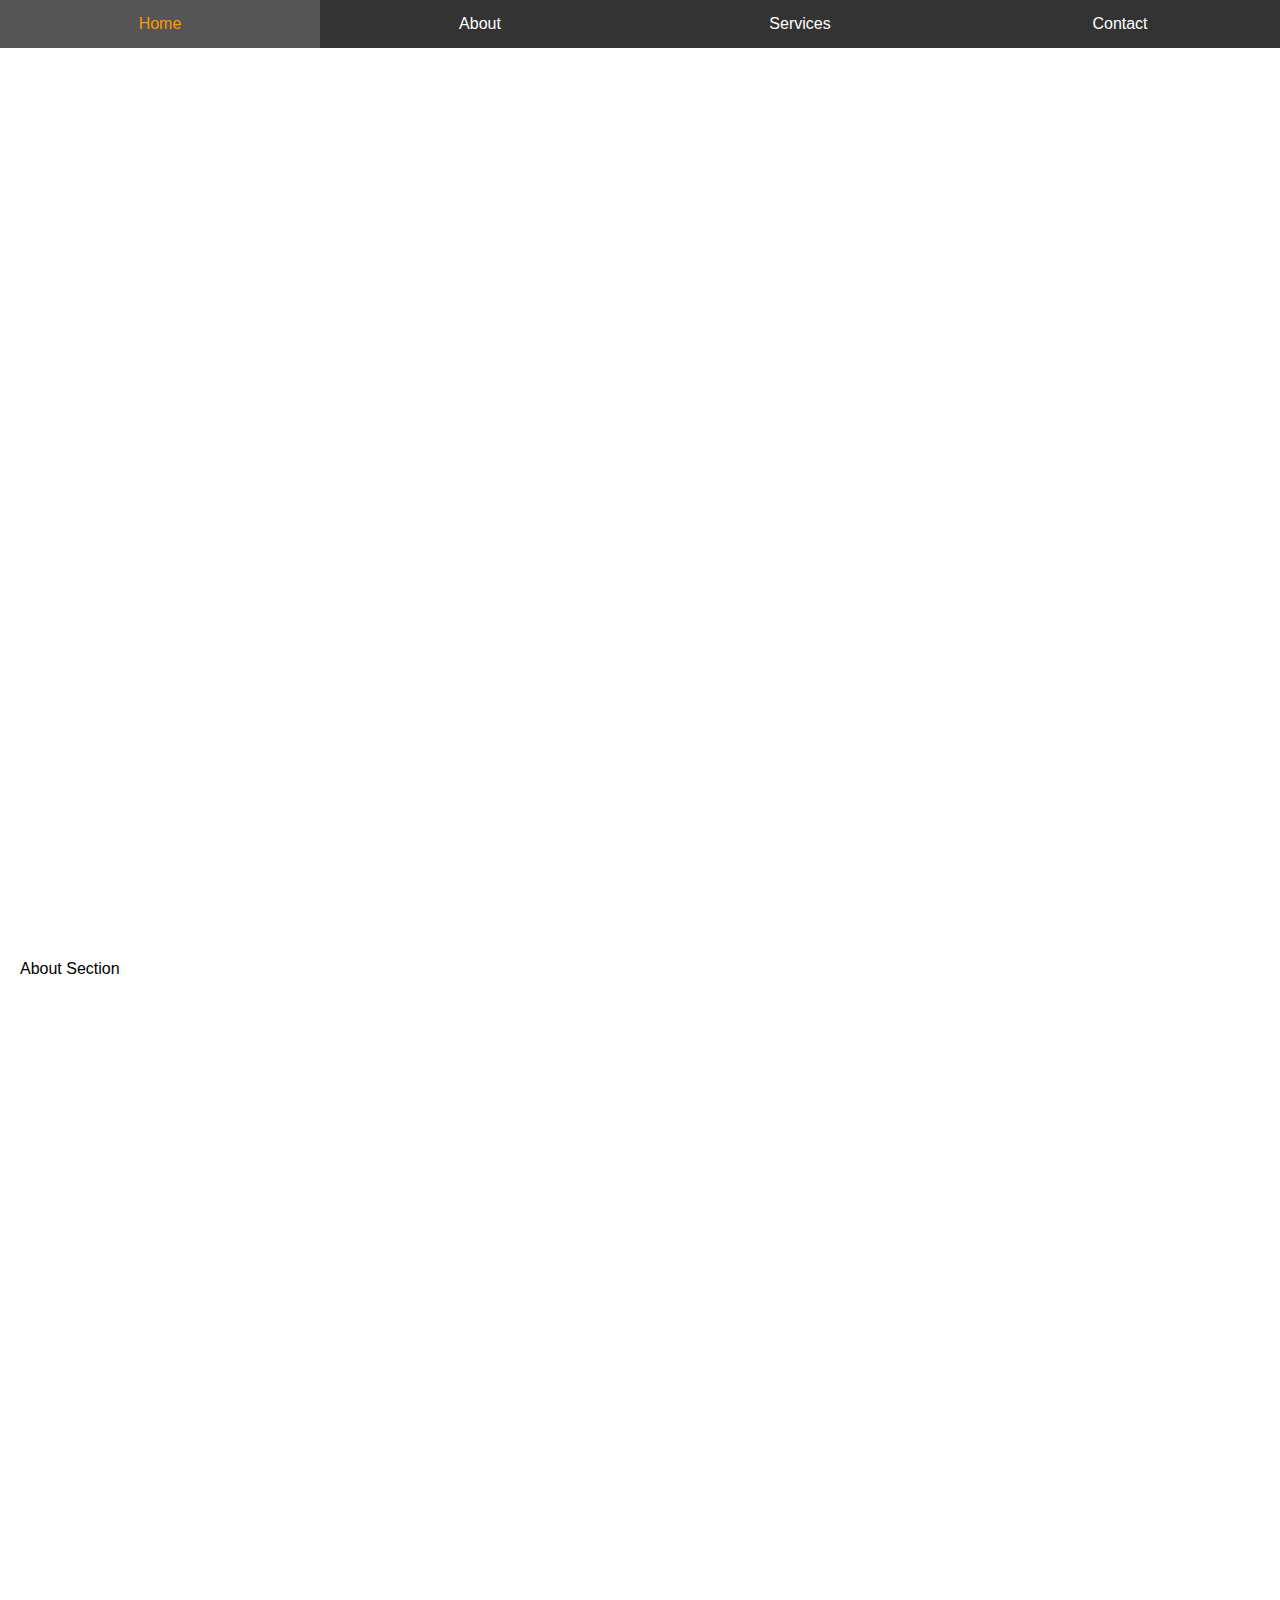
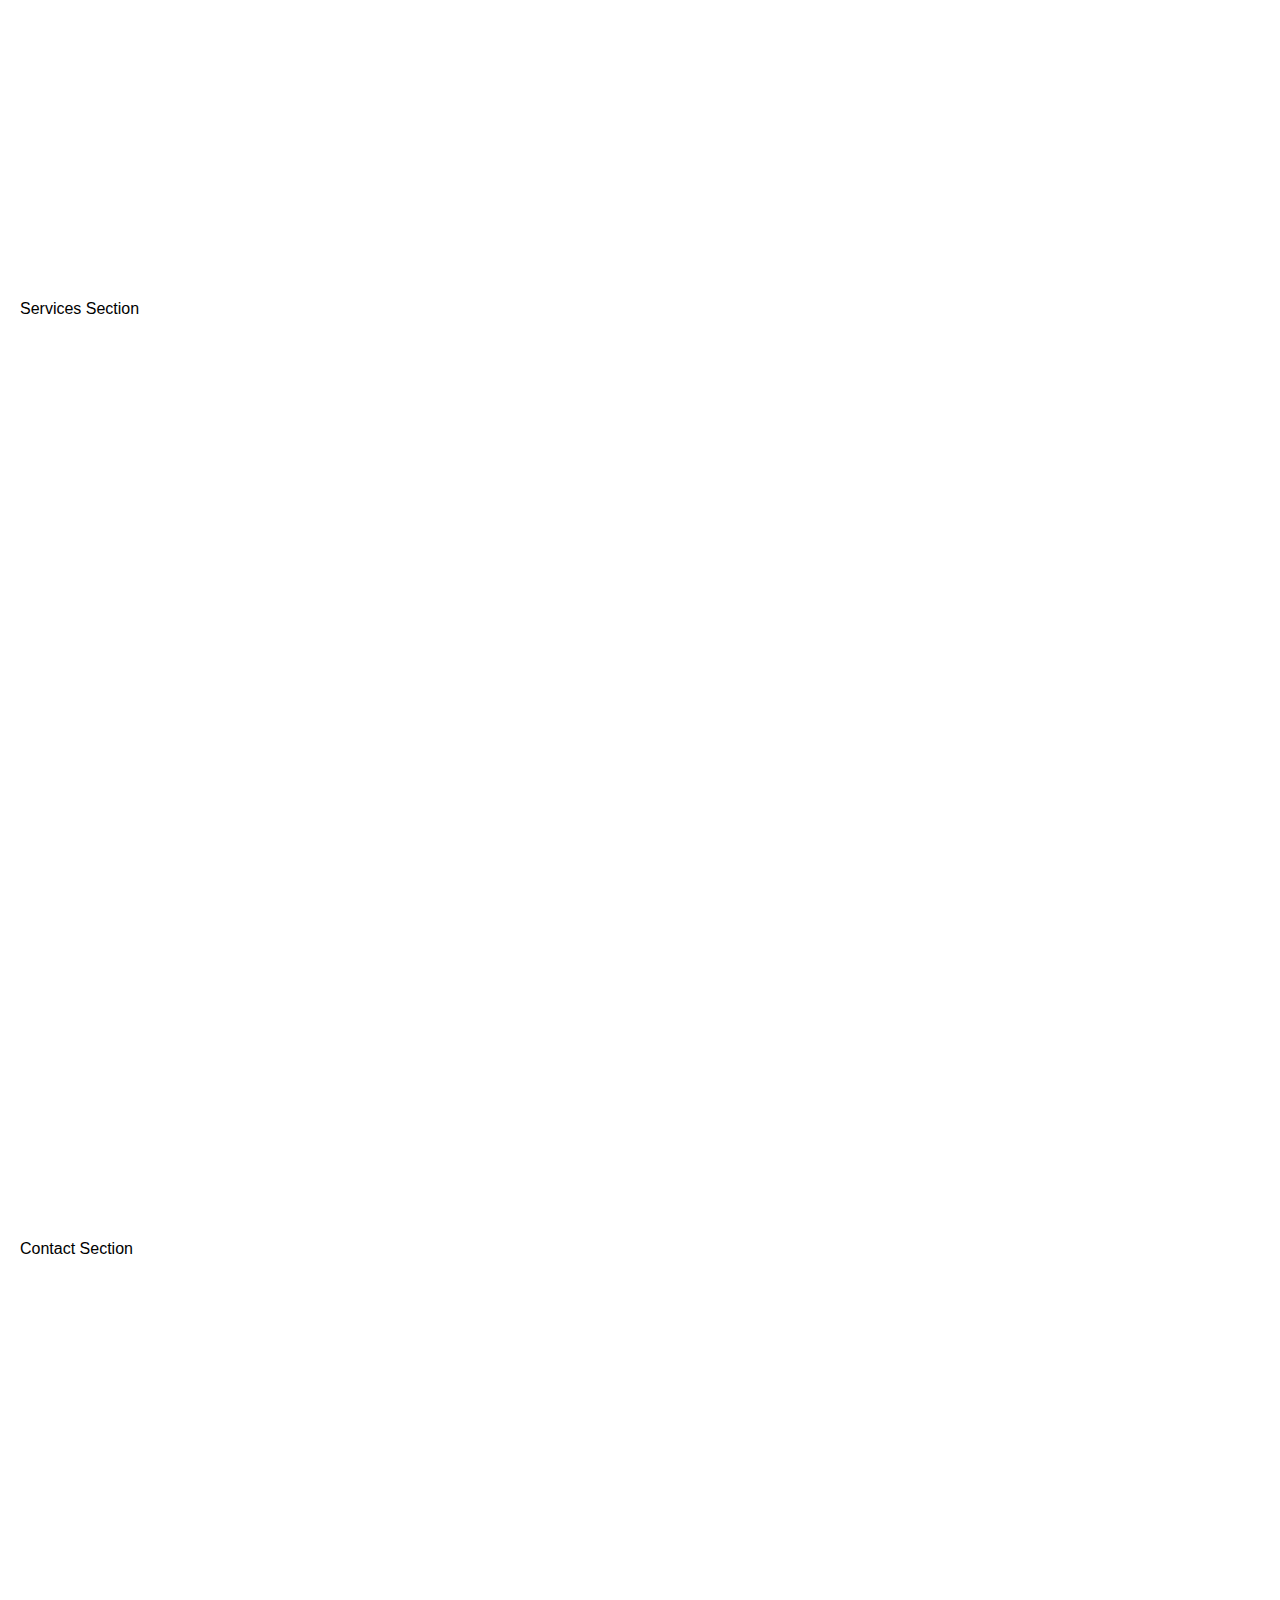
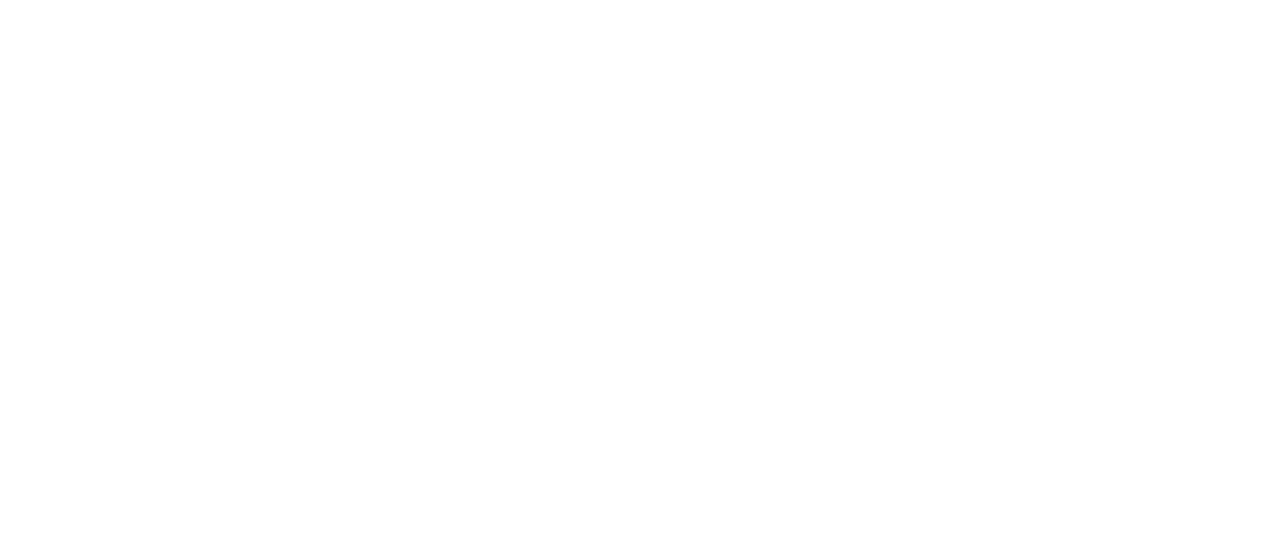
<file: index.html>
<!DOCTYPE html>
<html lang="en">
<head>
  <meta charset="UTF-8">
  <meta name="viewport" content="width=device-width, initial-scale=1.0">
  <title>Interactive Navigation Menu</title>
</head>
<style>
body {
  margin: 0;
  font-family: Arial, sans-serif;
}
#navbar {
  position: fixed;
  top: 0;
  left: 0;
  width: 100%;
  background-color: #333;
  color: #fff;
  z-index: 1000;
  transition: background-color 0.3s ease;
}

#navbar ul {
  display: flex;
  list-style-type: none;
  margin: 0;
  padding: 0;
}

#navbar li {
  flex: 1;
  text-align: center;
}

#navbar a {
  display: block;
  padding: 15px;
  text-decoration: none;
  color: white;
  transition: color 0.3s ease, background-color 0.3s ease;
}
#navbar a:hover {
  background-color: #555;
  color: #ff9900;
}
.section {
  height: 100vh;
  padding: 20px;
}
.nav-scrolled {
  background-color: #222;
  box-shadow: 0 4px 6px rgba(0, 0, 0, 0.1);
}

</style>
<body>
  <nav id="navbar">
    <ul>
      <li><a href="/home.html">Home</a></li>
      <li><a href="#about">About</a></li>
      <li><a href="#services">Services</a></li>
      <li><a href="#contact">Contact</a></li>
    </ul>
  </nav>

  <section id="home" class="section">Home Section</section>
  <section id="about" class="section">About Section</section>
  <section id="services" class="section">Services Section</section>
  <section id="contact" class="section">Contact Section</section>

  <script src="script.js"></script>
</body>
</html>
</file>
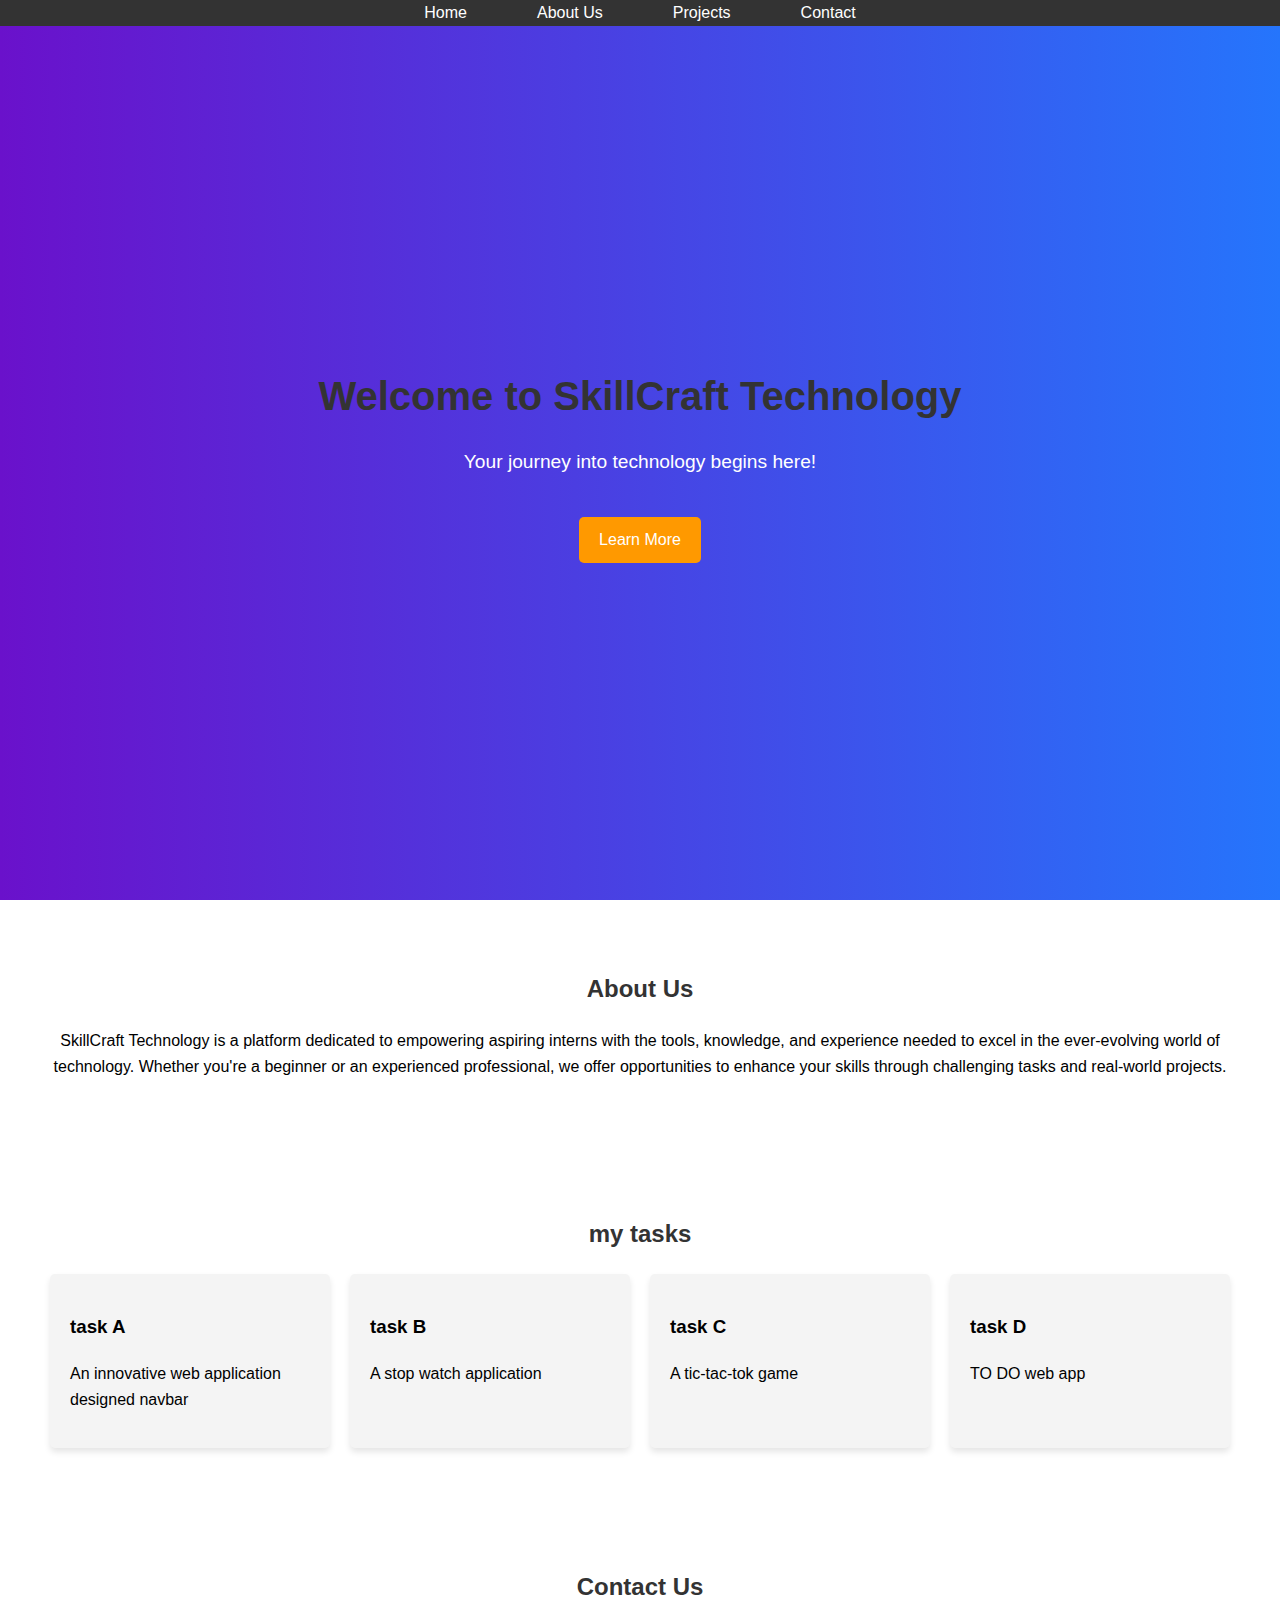
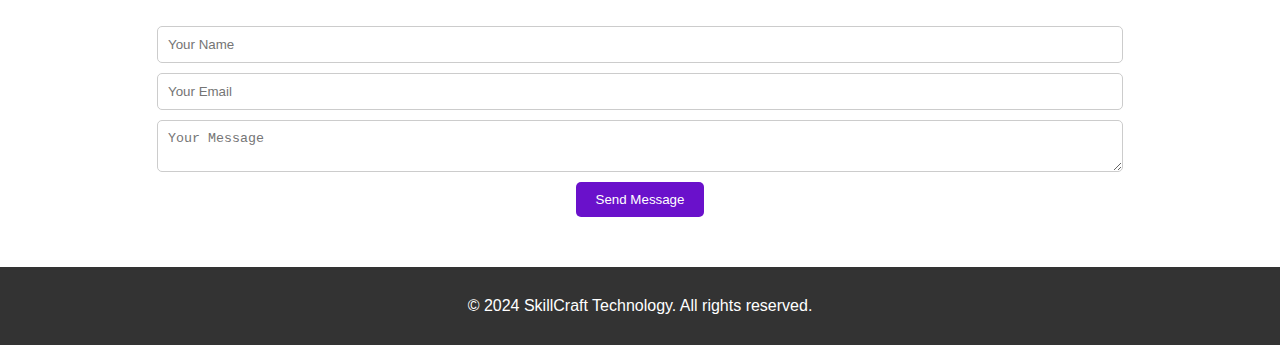
<file: home.html>
<!DOCTYPE html>
<html lang="en">
<head>
  <meta charset="UTF-8">
  <meta name="viewport" content="width=device-width, initial-scale=1.0">
  <title>Welcome to SkillCraft Technology</title>
</head>
<style>
body {
  margin: 0;
  font-family: Arial, sans-serif;
  line-height: 1.6;
}

h1, h2 {
  text-align: center;
  color: #333;
}

/* Navbar */
#navbar {
  position: fixed;
  top: 0;
  left: 0;
  width: 100%;
  background-color: #333;
  color: #fff;
  z-index: 1000;
  display: flex;
  justify-content: center;
}

#navbar ul {
  list-style: none;
  display: flex;
  margin: 0;
  padding: 0;
}

#navbar li {
  margin: 0 15px;
}

#navbar a {
  color: white;
  text-decoration: none;
  padding: 10px 20px;
  transition: background 0.3s, color 0.3s;
}

#navbar a:hover {
  background: #ff9900;
  color: #fff;
}

/* Hero Section */
.hero-section {
  background: linear-gradient(to right, #6a11cb, #2575fc);
  color: white;
  height: 100vh;
  display: flex;
  justify-content: center;
  align-items: center;
  text-align: center;
}

.hero-section h1 {
  font-size: 2.5em;
  margin-bottom: 10px;
}

.hero-section p {
  font-size: 1.2em;
}

.hero-btn {
  display: inline-block;
  margin-top: 20px;
  padding: 10px 20px;
  background-color: #ff9900;
  color: white;
  text-decoration: none;
  border-radius: 5px;
  transition: background 0.3s, transform 0.3s;
}

.hero-btn:hover {
  background: #fff;
  color: #ff9900;
  transform: scale(1.1);
}
.section {
  padding: 50px;
  text-align: center;
}
.cards {
  display: flex;
  justify-content: center;
  gap: 20px;
}

.card {
  background: #f4f4f4;
  border-radius: 5px;
  padding: 20px;
  box-shadow: 0 4px 6px rgba(0, 0, 0, 0.1);
  flex: 1;
  max-width: 300px;
  text-align: left;
  transition: transform 0.3s;
}

.card:hover {
  transform: scale(1.05);
}
.contact-form {
  display: flex;
  flex-direction: column;
  align-items: center;
}

.contact-form input,
.contact-form textarea {
  width: 80%;
  padding: 10px;
  margin-bottom: 10px;
  border: 1px solid #ccc;
  border-radius: 5px;
}

.contact-form button {
  padding: 10px 20px;
  background-color: #6a11cb;
  color: white;
  border: none;
  border-radius: 5px;
  transition: background 0.3s;
}

.contact-form button:hover {
  background: #2575fc;
}
footer {
  text-align: center;
  padding: 10px;
  background: #333;
  color: #fff;
}

</style>
<body>
  <nav id="navbar">
    <ul>
      <li><a href="#home">Home</a></li>
      <li><a href="#about">About Us</a></li>
      <li><a href="#projects">Projects</a></li>
      <li><a href="#contact">Contact</a></li>
    </ul>
  </nav>

  <header id="home" class="hero-section">
    <div class="hero-content">
      <h1>Welcome to SkillCraft Technology</h1>
      <p>Your journey into technology begins here!</p>
      <a href="#about" class="hero-btn">Learn More</a>
    </div>
  </header>

  <section id="about" class="section">
    <h2>About Us</h2>
    <p>
      SkillCraft Technology is a platform dedicated to empowering aspiring interns with the tools, knowledge, and experience needed to excel in the ever-evolving world of technology. Whether you're a beginner or an experienced professional, we offer opportunities to enhance your skills through challenging tasks and real-world projects.
    </p>
  </section>

  <section id="projects" class="section">
    <h2>my tasks</h2>
    <div class="cards">
      <div class="card">
        <h3>task A</h3>
        <p>An innovative web application designed navbar</p>
      </div>
      <div class="card">
        <h3>task B</h3>
        <p>A stop watch application</p>
      </div>
      <div class="card">
        <h3>task C</h3>
        <p>A tic-tac-tok game</p>
      </div>
      <div class="card">
        <h3>task D</h3>
        <p>TO DO web app</p>
      </div>
    </div>
  </section>

  <section id="contact" class="section">
    <h2>Contact Us</h2>
    <form class="contact-form">
      <input type="text" placeholder="Your Name" required>
      <input type="email" placeholder="Your Email" required>
      <textarea placeholder="Your Message" required></textarea>
      <button type="submit">Send Message</button>
    </form>
  </section>

  <footer>
    <p>© 2024 SkillCraft Technology. All rights reserved.</p>
  </footer>

  <script src="script.js"></script>
</body>
</html>
</file>
